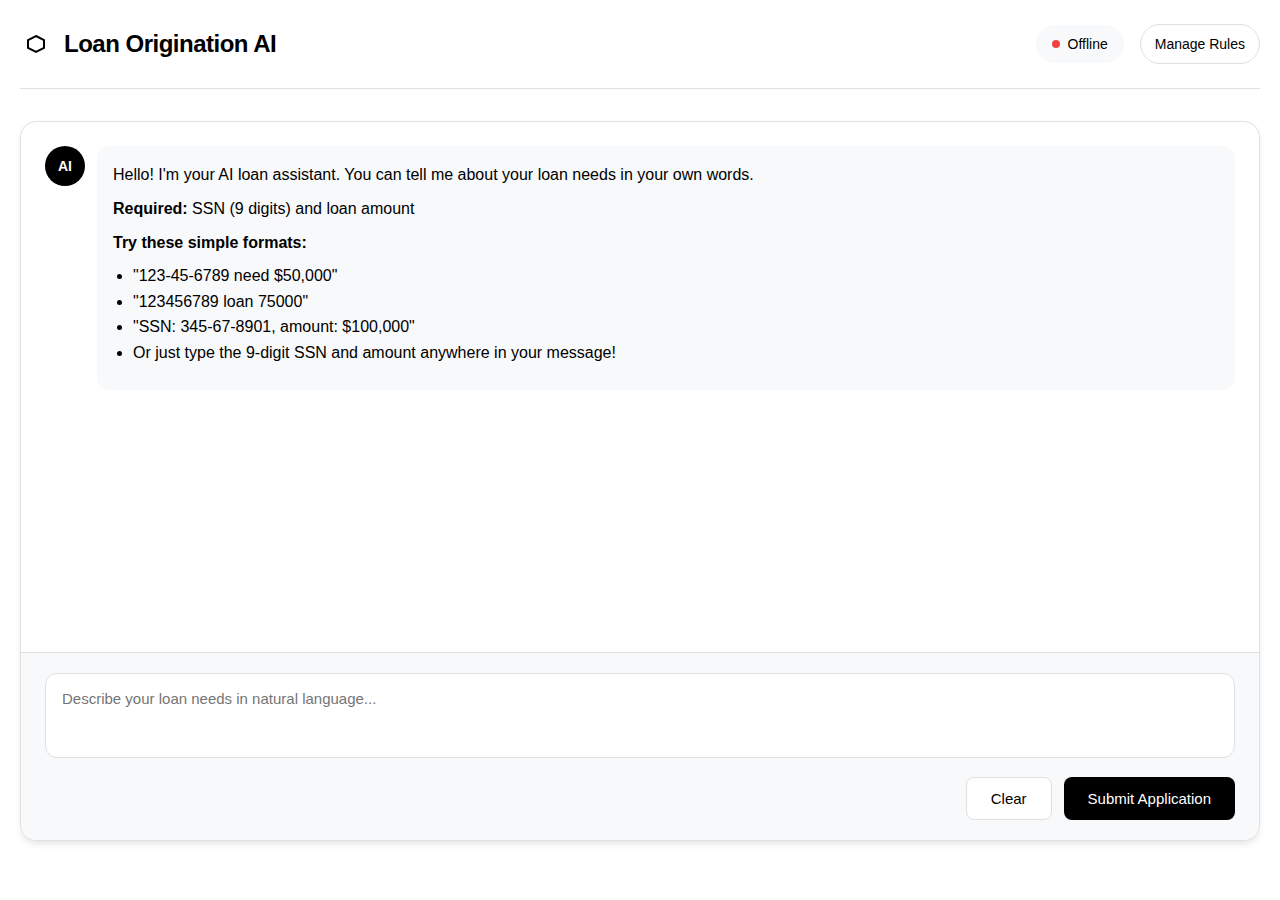
<file: web-ui/index.html>
<!DOCTYPE html>
<html lang="en">
<head>
    <meta charset="UTF-8">
    <meta name="viewport" content="width=device-width, initial-scale=1.0">
    <title>Loan Application - AI Assistant</title>
    <link rel="stylesheet" href="styles.css">
</head>
<body>
    <div class="container">
        <!-- Header -->
        <header class="header">
            <div class="logo">
                <svg width="32" height="32" viewBox="0 0 32 32" fill="none">
                    <rect width="32" height="32" rx="8" fill="white"/>
                    <path d="M16 8L24 12V20L16 24L8 20V12L16 8Z" stroke="black" stroke-width="2"/>
                </svg>
                <h1>Loan Origination AI</h1>
            </div>
            <div class="header-actions">
                <div class="status-indicator">
                    <span class="status-dot" id="statusDot"></span>
                    <span id="statusText">Ready</span>
                </div>
                <a href="admin.html" class="link-admin">Manage Rules</a>
            </div>
        </header>

        <!-- Main Content -->
        <main class="main-content">
            <!-- Chat Interface -->
            <div class="chat-container">
                <div class="chat-messages" id="chatMessages">
                    <div class="message assistant-message">
                        <div class="message-icon">AI</div>
                        <div class="message-content">
                            <p>Hello! I'm your AI loan assistant. You can tell me about your loan needs in your own words.</p>
                            <p><strong>Required:</strong> SSN (9 digits) and loan amount</p>
                            <p><strong>Try these simple formats:</strong></p>
                            <ul style="margin: 8px 0; padding-left: 20px;">
                                <li>"123-45-6789 need $50,000"</li>
                                <li>"123456789 loan 75000"</li>
                                <li>"SSN: 345-67-8901, amount: $100,000"</li>
                                <li>Or just type the 9-digit SSN and amount anywhere in your message!</li>
                            </ul>
                        </div>
                    </div>
                </div>

                <!-- Input Area -->
                <div class="chat-input-container">
                    <textarea 
                        id="chatInput" 
                        class="chat-input" 
                        placeholder="Describe your loan needs in natural language..."
                        rows="3"
                    ></textarea>
                    <div class="input-actions">
                        <button id="clearBtn" class="btn-secondary">Clear</button>
                        <button id="submitBtn" class="btn-primary">
                            <span id="submitText">Submit Application</span>
                            <span id="submitLoader" class="loader hidden"></span>
                        </button>
                    </div>
                </div>
            </div>

            <!-- Decision Result Panel -->
            <div class="result-panel" id="resultPanel" style="display: none; margin-top: 32px;">
                <div class="result-header">
                    <h2>Loan Decision</h2>
                    <button id="closeResultBtn" class="close-btn">×</button>
                </div>

                <div class="result-content">
                    <!-- Decision Status -->
                    <div class="decision-status" id="decisionStatus">
                        <div class="status-badge" id="statusBadge">PENDING</div>
                        <p class="status-message" id="statusMessage">Processing your application...</p>
                    </div>

                    <!-- Key Metrics -->
                    <div class="metrics-grid">
                        <div class="metric-card">
                            <label>Credit Score</label>
                            <div class="metric-value" id="creditScore">---</div>
                        </div>
                        <div class="metric-card">
                            <label>Loan Amount</label>
                            <div class="metric-value" id="loanAmount">---</div>
                        </div>
                        <div class="metric-card">
                            <label>Request ID</label>
                            <div class="metric-value small" id="requestId">---</div>
                        </div>
                    </div>

                    <!-- Decision Reasoning -->
                    <div class="reasoning-section" id="reasoningSection" style="display: none;">
                        <h3>Decision Details</h3>
                        <div class="reasoning-content" id="reasoningContent"></div>
                    </div>

                    <!-- Bureau Responses -->
                    <div class="bureau-section" id="bureauSection" style="display: none;">
                        <h3>Credit Bureau Reports</h3>
                        <div class="bureau-grid" id="bureauGrid"></div>
                    </div>

                    <!-- Actions -->
                    <div class="result-actions">
                        <button id="viewReasoningBtn" class="btn-secondary">View Full Reasoning</button>
                        <button id="newApplicationBtn" class="btn-primary">New Application</button>
                    </div>
                </div>
            </div>
        </main>
    </div>

    <script src="app.js"></script>
</body>
</html>
</file>
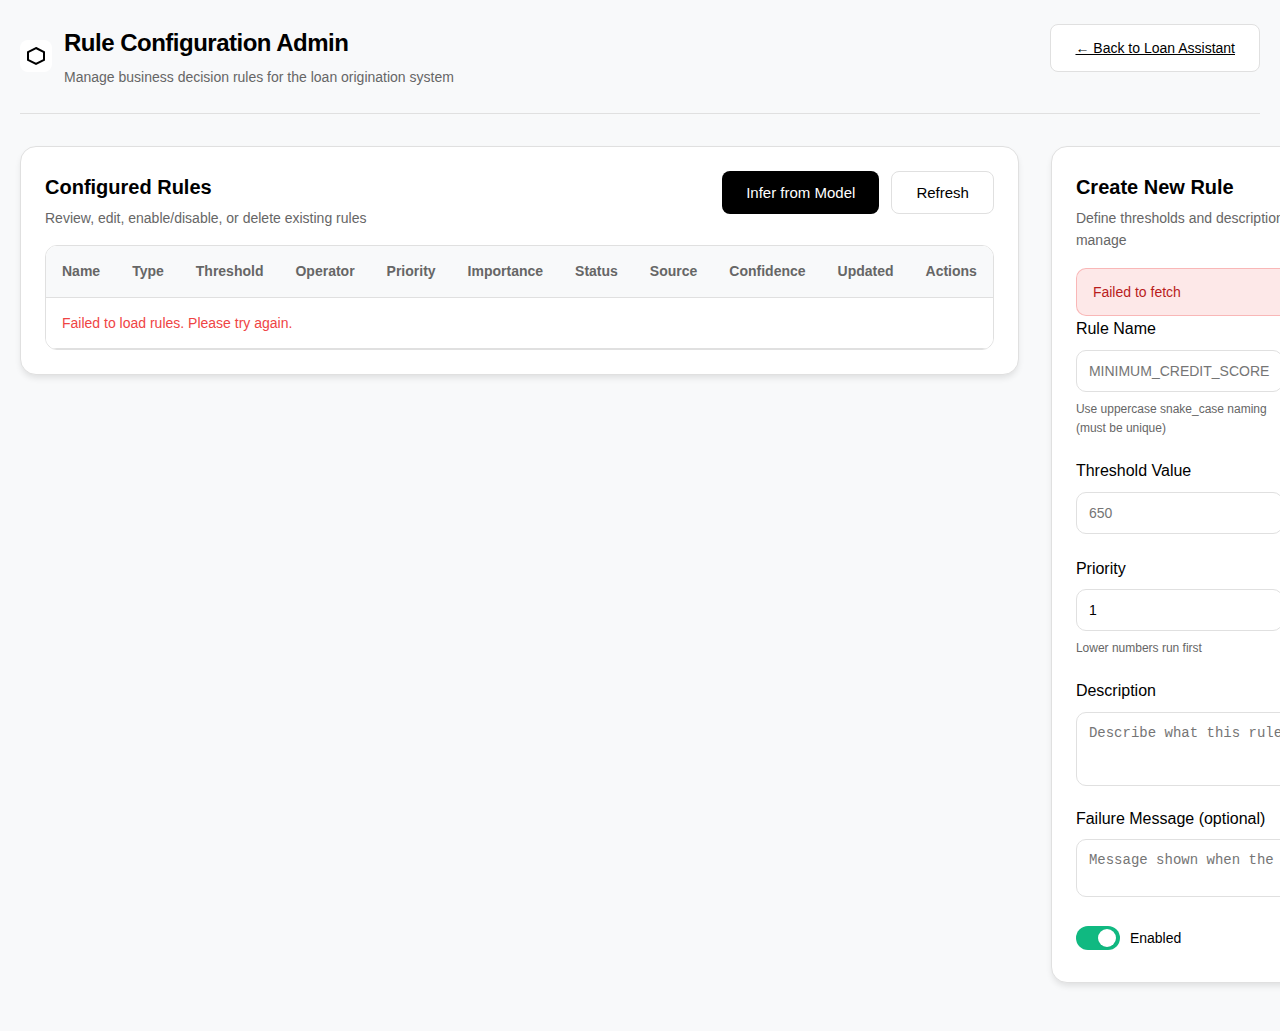
<file: web-ui/admin.html>
<!DOCTYPE html>
<html lang="en">
<head>
    <meta charset="UTF-8">
    <meta name="viewport" content="width=device-width, initial-scale=1.0">
    <title>Rule Configuration Admin</title>
    <link rel="stylesheet" href="styles.css">
</head>
<body class="admin-body">
    <div class="container admin-container">
        <header class="header admin-header">
            <div class="logo">
                <svg width="32" height="32" viewBox="0 0 32 32" fill="none">
                    <rect width="32" height="32" rx="8" fill="white" />
                    <path d="M16 8L24 12V20L16 24L8 20V12L16 8Z" stroke="black" stroke-width="2" />
                </svg>
                <div>
                    <h1>Rule Configuration Admin</h1>
                    <p class="subtitle">Manage business decision rules for the loan origination system</p>
                </div>
            </div>
            <nav class="admin-nav">
                <a href="index.html" class="btn-secondary">← Back to Loan Assistant</a>
            </nav>
        </header>

        <main class="admin-main">
            <section class="admin-card">
                <div class="card-header">
                    <div>
                        <h2>Configured Rules</h2>
                        <p class="card-subtitle">Review, edit, enable/disable, or delete existing rules</p>
                    </div>
                    <div class="card-actions">
                        <button id="inferRulesBtn" class="btn-primary">Infer from Model</button>
                        <button id="refreshRulesBtn" class="btn-secondary">Refresh</button>
                    </div>
                </div>

                <div class="table-wrapper">
                    <table class="rules-table">
                        <thead>
                            <tr>
                                <th>Name</th>
                                <th>Type</th>
                                <th>Threshold</th>
                                <th>Operator</th>
                                <th>Priority</th>
                                <th>Importance</th>
                                <th>Status</th>
                                <th>Source</th>
                                <th>Confidence</th>
                                <th>Updated</th>
                                <th>Actions</th>
                            </tr>
                        </thead>
                        <tbody id="rulesTableBody">
                            <tr>
                                <td colspan="11" class="empty-state">Loading rules...</td>
                            </tr>
                        </tbody>
                    </table>
                </div>
            </section>

            <section class="admin-card">
                <div class="card-header">
                    <div>
                        <h2 id="formTitle">Create New Rule</h2>
                        <p class="card-subtitle">Define thresholds and descriptions that business users can manage</p>
                    </div>
                </div>

                <div id="formAlert" class="alert" style="display: none;"></div>

                <form id="ruleForm" class="rule-form">
                    <input type="hidden" id="ruleId">

                    <div class="form-grid">
                        <div class="form-group">
                            <label for="ruleName">Rule Name</label>
                            <input type="text" id="ruleName" placeholder="MINIMUM_CREDIT_SCORE" required>
                            <small class="hint">Use uppercase snake_case naming (must be unique)</small>
                        </div>

                        <div class="form-group">
                            <label for="ruleType">Rule Type</label>
                            <select id="ruleType" required>
                                <option value="">Select a type</option>
                                <option value="CREDIT_SCORE">CREDIT_SCORE</option>
                                <option value="LOAN_AMOUNT">LOAN_AMOUNT</option>
                                <option value="BUREAU_RESPONSE">BUREAU_RESPONSE</option>
                                <option value="AGE_LIMIT">AGE_LIMIT</option>
                            </select>
                        </div>

                        <div class="form-group">
                            <label for="thresholdValue">Threshold Value</label>
                            <input type="number" step="0.01" id="thresholdValue" placeholder="650" required>
                        </div>

                        <div class="form-group">
                            <label for="operator">Operator</label>
                            <select id="operator" required>
                                <option value="">Select operator</option>
                                <option value=">=">&gt;=</option>
                                <option value="<=">&lt;=</option>
                                <option value="==">==</option>
                                <option value=">">&gt;</option>
                                <option value="<">&lt;</option>
                            </select>
                        </div>

                        <div class="form-group">
                            <label for="priority">Priority</label>
                            <input type="number" id="priority" min="1" placeholder="1" value="1" required>
                            <small class="hint">Lower numbers run first</small>
                        </div>

                        <div class="form-group">
                            <label for="importance">Importance</label>
                            <select id="importance" required>
                                <option value="CRITICAL">CRITICAL</option>
                                <option value="HIGH">HIGH</option>
                                <option value="MEDIUM">MEDIUM</option>
                                <option value="LOW">LOW</option>
                            </select>
                        </div>
                    </div>

                    <div class="form-group full-width">
                        <label for="description">Description</label>
                        <textarea id="description" rows="3" placeholder="Describe what this rule does..." required></textarea>
                    </div>

                    <div class="form-group full-width">
                        <label for="failureMessage">Failure Message (optional)</label>
                        <textarea id="failureMessage" rows="2" placeholder="Message shown when the rule fails"></textarea>
                    </div>

                    <div class="form-actions">
                        <div class="left-actions">
                            <label class="toggle">
                                <input type="checkbox" id="enabled" checked>
                                <span class="toggle-slider"></span>
                                <span class="toggle-label">Enabled</span>
                            </label>
                        </div>
                        <div class="right-actions">
                            <button type="button" id="cancelEditBtn" class="btn-secondary" style="display: none;">Cancel</button>
                            <button type="submit" class="btn-primary" id="submitBtn">Create Rule</button>
                        </div>
                    </div>
                </form>
            </section>
        </main>
    </div>

    <script src="admin.js"></script>
</body>
</html>
</file>
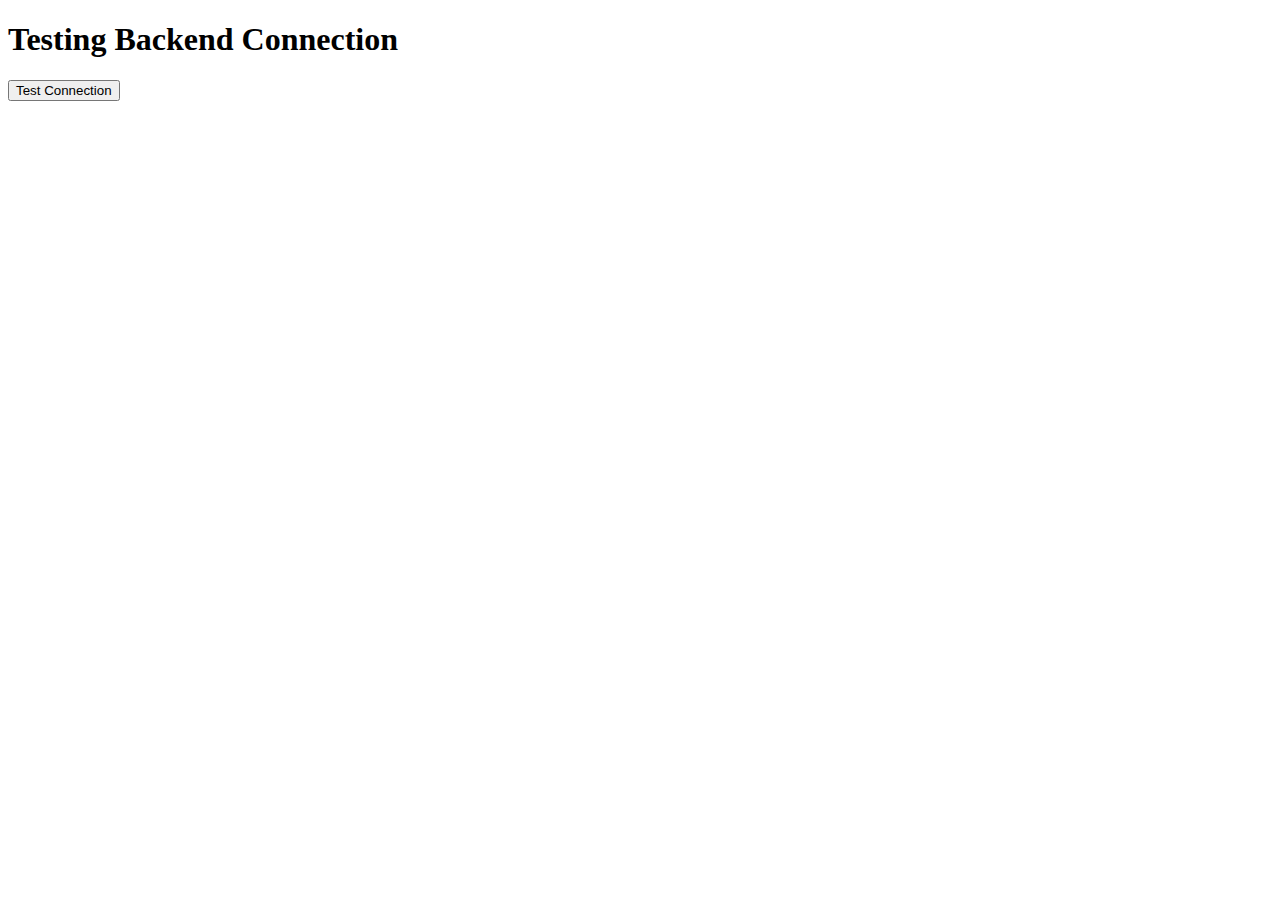
<file: web-ui/test.html>
<!DOCTYPE html>
<html>
<head><title>Connection Test</title></head>
<body>
<h1>Testing Backend Connection</h1>
<button onclick="testConnection()">Test Connection</button>
<pre id="result"></pre>
<script>
async function testConnection() {
    const result = document.getElementById('result');
    result.textContent = 'Testing...';
    
    try {
        const response = await fetch('http://localhost:8080/api/credit/check', {
            method: 'POST',
            headers: {
                'Content-Type': 'application/json',
                'Accept': 'application/json'
            },
            body: JSON.stringify({
                ssn: '123-45-6789',
                firstName: 'John',
                lastName: 'Doe',
                loanAmount: 50000,
                loanPurpose: 'Test',
                annualIncome: 80000,
                totalDebt: 10000,
                monthlyCashflow: 3500
            })
        });
        
        const data = await response.json();
        result.textContent = 'SUCCESS!\n\n' + JSON.stringify(data, null, 2);
    } catch (error) {
        result.textContent = 'ERROR: ' + error.message + '\n\nCheck browser console (F12) for details';
        console.error('Full error:', error);
    }
}
</script>
</body>
</html>
</file>
<file: web-ui/styles.css>
/* Root Variables */
:root {
    --color-bg: #ffffff;
    --color-bg-secondary: #f8f9fa;
    --color-text: #000000;
    --color-text-secondary: #666666;
    --color-border: #e0e0e0;
    --color-primary: #000000;
    --color-success: #10b981;
    --color-error: #ef4444;
    --color-warning: #f59e0b;
    --shadow-sm: 0 1px 2px 0 rgba(0, 0, 0, 0.05);
    --shadow-md: 0 4px 6px -1px rgba(0, 0, 0, 0.1);
    --shadow-lg: 0 10px 15px -3px rgba(0, 0, 0, 0.1);
    --transition: all 0.3s cubic-bezier(0.4, 0, 0.2, 1);
}

/* Reset */
* {
    margin: 0;
    padding: 0;
    box-sizing: border-box;
}

body {
    font-family: -apple-system, BlinkMacSystemFont, 'Segoe UI', Roboto, 'Helvetica Neue', Arial, sans-serif;
    background: var(--color-bg);
    color: var(--color-text);
    line-height: 1.6;
    -webkit-font-smoothing: antialiased;
    -moz-osx-font-smoothing: grayscale;
}

/* Container */
.container {
    max-width: 1400px;
    margin: 0 auto;
    padding: 0 20px;
    min-height: 100vh;
    display: flex;
    flex-direction: column;
}

/* Header */
.header {
    display: flex;
    justify-content: space-between;
    align-items: center;
    padding: 24px 0;
    border-bottom: 1px solid var(--color-border);
    margin-bottom: 32px;
}

.logo {
    display: flex;
    align-items: center;
    gap: 12px;
}

.logo h1 {
    font-size: 24px;
    font-weight: 600;
    letter-spacing: -0.5px;
}

.status-indicator {
    display: flex;
    align-items: center;
    gap: 8px;
    padding: 8px 16px;
    background: var(--color-bg-secondary);
    border-radius: 20px;
    font-size: 14px;
    font-weight: 500;
}

.status-dot {
    width: 8px;
    height: 8px;
    border-radius: 50%;
    background: var(--color-success);
    animation: pulse 2s infinite;
}

@keyframes pulse {
    0%, 100% { opacity: 1; }
    50% { opacity: 0.5; }
}

/* Main Content */
.main-content {
    flex: 1;
    display: flex;
    flex-direction: column;
    gap: 32px;
    padding-bottom: 32px;
}

/* Chat Container */
.chat-container {
    background: var(--color-bg);
    border: 1px solid var(--color-border);
    border-radius: 16px;
    box-shadow: var(--shadow-md);
    display: flex;
    flex-direction: column;
    height: calc(100vh - 180px);
    overflow: hidden;
}

.chat-messages {
    flex: 1;
    overflow-y: auto;
    padding: 24px;
    display: flex;
    flex-direction: column;
    gap: 16px;
}

/* Messages */
.message {
    display: flex;
    gap: 12px;
    animation: slideIn 0.3s ease-out;
}

@keyframes slideIn {
    from {
        opacity: 0;
        transform: translateY(10px);
    }
    to {
        opacity: 1;
        transform: translateY(0);
    }
}

.message-icon {
    width: 40px;
    height: 40px;
    border-radius: 50%;
    display: flex;
    align-items: center;
    justify-content: center;
    font-weight: 600;
    font-size: 14px;
    flex-shrink: 0;
}

.assistant-message .message-icon {
    background: var(--color-primary);
    color: var(--color-bg);
}

.user-message .message-icon {
    background: var(--color-bg-secondary);
    color: var(--color-text);
}

.message-content {
    flex: 1;
    padding: 16px;
    border-radius: 12px;
}

.assistant-message .message-content {
    background: var(--color-bg-secondary);
}

.user-message .message-content {
    background: var(--color-primary);
    color: var(--color-bg);
}

.message-content p {
    margin-bottom: 8px;
}

.message-content p:last-child {
    margin-bottom: 0;
}

/* Input Area */
.chat-input-container {
    border-top: 1px solid var(--color-border);
    padding: 20px 24px;
    background: var(--color-bg-secondary);
}

.chat-input {
    width: 100%;
    padding: 16px;
    border: 1px solid var(--color-border);
    border-radius: 12px;
    font-size: 15px;
    font-family: inherit;
    resize: none;
    margin-bottom: 12px;
    transition: var(--transition);
    background: var(--color-bg);
}

.chat-input:focus {
    outline: none;
    border-color: var(--color-primary);
    box-shadow: 0 0 0 3px rgba(0, 0, 0, 0.05);
}

.input-actions {
    display: flex;
    justify-content: flex-end;
    gap: 12px;
}

/* Buttons */
.btn-primary,
.btn-secondary {
    padding: 12px 24px;
    border: none;
    border-radius: 8px;
    font-size: 15px;
    font-weight: 500;
    cursor: pointer;
    transition: var(--transition);
    display: inline-flex;
    align-items: center;
    gap: 8px;
}

.btn-primary {
    background: var(--color-primary);
    color: var(--color-bg);
}

.btn-primary:hover {
    background: #333333;
    transform: translateY(-1px);
    box-shadow: var(--shadow-md);
}

.btn-primary:disabled {
    opacity: 0.5;
    cursor: not-allowed;
    transform: none;
}

.btn-secondary {
    background: var(--color-bg);
    color: var(--color-text);
    border: 1px solid var(--color-border);
}

.btn-secondary:hover {
    background: var(--color-bg-secondary);
}

/* Loader */
.loader {
    width: 16px;
    height: 16px;
    border: 2px solid var(--color-bg);
    border-top-color: transparent;
    border-radius: 50%;
    animation: spin 0.8s linear infinite;
}

@keyframes spin {
    to { transform: rotate(360deg); }
}

.hidden {
    display: none !important;
}

/* Result Panel */
.result-panel {
    background: var(--color-bg);
    border: 1px solid var(--color-border);
    border-radius: 16px;
    box-shadow: var(--shadow-lg);
    overflow: hidden;
    animation: slideUp 0.4s ease-out;
}

@keyframes slideUp {
    from {
        opacity: 0;
        transform: translateY(20px);
    }
    to {
        opacity: 1;
        transform: translateY(0);
    }
}

.result-header {
    display: flex;
    justify-content: space-between;
    align-items: center;
    padding: 24px;
    border-bottom: 1px solid var(--color-border);
}

.result-header h2 {
    font-size: 24px;
    font-weight: 600;
}

.close-btn {
    width: 32px;
    height: 32px;
    border: none;
    background: var(--color-bg-secondary);
    border-radius: 8px;
    font-size: 24px;
    cursor: pointer;
    display: flex;
    align-items: center;
    justify-content: center;
    transition: var(--transition);
}

.close-btn:hover {
    background: var(--color-border);
}

.result-content {
    padding: 24px;
}

/* Decision Status */
.decision-status {
    text-align: center;
    padding: 32px;
    margin-bottom: 32px;
}

.status-badge {
    display: inline-block;
    padding: 12px 24px;
    border-radius: 24px;
    font-weight: 600;
    font-size: 18px;
    margin-bottom: 16px;
    text-transform: uppercase;
    letter-spacing: 0.5px;
}

.status-badge.approved {
    background: rgba(16, 185, 129, 0.1);
    color: var(--color-success);
}

.status-badge.rejected {
    background: rgba(239, 68, 68, 0.1);
    color: var(--color-error);
}

.status-badge.pending {
    background: rgba(245, 158, 11, 0.1);
    color: var(--color-warning);
}

.status-message {
    font-size: 18px;
    color: var(--color-text-secondary);
}

/* Metrics Grid */
.metrics-grid {
    display: grid;
    grid-template-columns: repeat(auto-fit, minmax(200px, 1fr));
    gap: 16px;
    margin-bottom: 32px;
}

.metric-card {
    background: var(--color-bg-secondary);
    padding: 20px;
    border-radius: 12px;
    border: 1px solid var(--color-border);
}

.metric-card label {
    display: block;
    font-size: 13px;
    text-transform: uppercase;
    letter-spacing: 0.5px;
    color: var(--color-text-secondary);
    margin-bottom: 8px;
    font-weight: 500;
}

.metric-value {
    font-size: 24px;
    font-weight: 600;
    color: var(--color-text);
}

.metric-value.small {
    font-size: 14px;
    word-break: break-all;
}

/* Reasoning Section */
.reasoning-section,
.bureau-section {
    margin-bottom: 32px;
}

.reasoning-section h3,
.bureau-section h3 {
    font-size: 18px;
    font-weight: 600;
    margin-bottom: 16px;
}

.reasoning-content {
    background: var(--color-bg-secondary);
    padding: 20px;
    border-radius: 12px;
    border: 1px solid var(--color-border);
}

.rule-evaluation {
    padding: 16px;
    margin-bottom: 12px;
    border-radius: 8px;
    border: 1px solid var(--color-border);
    background: var(--color-bg);
}

.rule-evaluation:last-child {
    margin-bottom: 0;
}

.rule-evaluation.passed {
    border-left: 4px solid var(--color-success);
}

.rule-evaluation.failed {
    border-left: 4px solid var(--color-error);
}

.rule-header {
    display: flex;
    justify-content: space-between;
    align-items: start;
    margin-bottom: 8px;
}

.rule-name {
    font-weight: 600;
    font-size: 15px;
}

.rule-status {
    padding: 4px 12px;
    border-radius: 12px;
    font-size: 12px;
    font-weight: 600;
    text-transform: uppercase;
}

.rule-status.passed {
    background: rgba(16, 185, 129, 0.1);
    color: var(--color-success);
}

.rule-status.failed {
    background: rgba(239, 68, 68, 0.1);
    color: var(--color-error);
}

.rule-description {
    color: var(--color-text-secondary);
    font-size: 14px;
    margin-bottom: 8px;
}

.rule-details {
    font-size: 13px;
    color: var(--color-text);
}

/* Bureau Grid */
.bureau-grid {
    display: grid;
    grid-template-columns: repeat(auto-fit, minmax(250px, 1fr));
    gap: 16px;
}

.bureau-card {
    background: var(--color-bg-secondary);
    padding: 20px;
    border-radius: 12px;
    border: 1px solid var(--color-border);
}

.bureau-header {
    display: flex;
    justify-content: space-between;
    align-items: center;
    margin-bottom: 16px;
}

.bureau-name {
    font-weight: 600;
    font-size: 16px;
}

.bureau-status {
    padding: 4px 12px;
    border-radius: 12px;
    font-size: 12px;
    font-weight: 600;
}

.bureau-status.success {
    background: rgba(16, 185, 129, 0.1);
    color: var(--color-success);
}

.bureau-status.failed {
    background: rgba(239, 68, 68, 0.1);
    color: var(--color-error);
}

.bureau-score {
    font-size: 32px;
    font-weight: 600;
    margin-bottom: 8px;
}

.bureau-timestamp {
    font-size: 12px;
    color: var(--color-text-secondary);
}

/* Result Actions */
.result-actions {
    display: flex;
    gap: 12px;
    justify-content: flex-end;
}

/* Responsive */
@media (max-width: 768px) {
    .main-content {
        grid-template-columns: 1fr;
    }

    .metrics-grid {
        grid-template-columns: 1fr;
    }

    .bureau-grid {
        grid-template-columns: 1fr;
    }

    .chat-container {
        height: calc(100vh - 200px);
    }

    .input-actions {
        flex-direction: column;
    }

    .btn-primary,
    .btn-secondary {
        width: 100%;
        justify-content: center;
    }
}

/* Scrollbar Styling */
.chat-messages::-webkit-scrollbar {
    width: 8px;
}

.chat-messages::-webkit-scrollbar-track {
    background: var(--color-bg-secondary);
}

.chat-messages::-webkit-scrollbar-thumb {
    background: var(--color-border);
    border-radius: 4px;
}

.chat-messages::-webkit-scrollbar-thumb:hover {
    background: var(--color-text-secondary);
}


/* Admin Page Overrides */
.admin-body {
    background: var(--color-bg-secondary);
}

.admin-container {
    padding-bottom: 48px;
}

.admin-header {
    align-items: flex-start;
}

.admin-header .subtitle {
    font-size: 14px;
    color: var(--color-text-secondary);
    margin-top: 4px;
}

.admin-nav .btn-secondary {
    font-size: 14px;
}

.admin-main {
    display: grid;
    grid-template-columns: 2fr 1fr;
    gap: 32px;
    align-items: start;
}

@media (max-width: 1100px) {
    .admin-main {
        grid-template-columns: 1fr;
    }
}

.admin-card {
    background: var(--color-bg);
    border: 1px solid var(--color-border);
    border-radius: 16px;
    box-shadow: var(--shadow-md);
    padding: 24px;
}

.card-header {
    display: flex;
    justify-content: space-between;
    align-items: flex-start;
    gap: 16px;
    margin-bottom: 16px;
}

.card-header h2 {
    font-size: 20px;
    font-weight: 600;
}

.card-subtitle {
    font-size: 14px;
    color: var(--color-text-secondary);
    margin-top: 4px;
}

.card-actions {
    display: flex;
    gap: 12px;
}

.table-wrapper {
    border: 1px solid var(--color-border);
    border-radius: 12px;
    overflow: hidden;
    max-height: 70vh;
    overflow-y: auto;
}

.rules-table {
    width: 100%;
    border-collapse: collapse;
    background: var(--color-bg);
}

.rules-table thead {
    background: var(--color-bg-secondary);
    position: sticky;
    top: 0;
    z-index: 1;
}

.rules-table th,
.rules-table td {
    padding: 14px 16px;
    border-bottom: 1px solid var(--color-border);
    font-size: 14px;
    text-align: left;
    vertical-align: top;
}

.rules-table th {
    font-weight: 600;
    color: var(--color-text-secondary);
}

.rules-table tr:hover {
    background: rgba(0, 0, 0, 0.02);
}

.rule-name {
    font-weight: 600;
}

.rule-description {
    color: var(--color-text-secondary);
    font-size: 13px;
    margin-top: 4px;
}

.empty-state {
    text-align: center;
    padding: 32px 16px;
    color: var(--color-text-secondary);
}

.empty-state.error {
    color: var(--color-error);
}

.badge {
    display: inline-flex;
    padding: 4px 8px;
    border-radius: 999px;
    background: var(--color-bg-secondary);
    font-size: 12px;
    font-weight: 500;
}

.importance {
    display: inline-flex;
    align-items: center;
    gap: 6px;
    padding: 4px 10px;
    border-radius: 999px;
    font-size: 12px;
    font-weight: 600;
    text-transform: uppercase;
}

.importance::before {
    content: '';
    width: 8px;
    height: 8px;
    border-radius: 50%;
}

.importance.critical {
    background: rgba(239, 68, 68, 0.1);
    color: #b91c1c;
}

.importance.critical::before {
    background: #ef4444;
}

.importance.high {
    background: rgba(249, 115, 22, 0.1);
    color: #c2410c;
}

.importance.high::before {
    background: #f97316;
}

.importance.medium {
    background: rgba(234, 179, 8, 0.1);
    color: #a16207;
}

.importance.medium::before {
    background: #eab308;
}

.importance.low {
    background: rgba(59, 130, 246, 0.1);
    color: #1d4ed8;
}

.importance.low::before {
    background: #3b82f6;
}

.status-toggle {
    border: none;
    border-radius: 999px;
    padding: 6px 12px;
    font-size: 12px;
    font-weight: 600;
    cursor: pointer;
    transition: var(--transition);
}

.status-toggle.enabled {
    background: rgba(16, 185, 129, 0.15);
    color: #047857;
}

.status-toggle.disabled {
    background: rgba(239, 68, 68, 0.15);
    color: #b91c1c;
}

.status-toggle:hover {
    transform: translateY(-1px);
}

.timestamp {
    font-size: 12px;
    color: var(--color-text-secondary);
}

.actions {
    display: flex;
    gap: 8px;
}

.action-btn {
    border: none;
    background: var(--color-bg-secondary);
    color: var(--color-text);
    padding: 6px 12px;
    border-radius: 8px;
    font-size: 12px;
    cursor: pointer;
    transition: var(--transition);
}

.action-btn:hover {
    background: rgba(0, 0, 0, 0.08);
}

.action-btn.danger {
    color: #b91c1c;
}

.rule-form {
    display: flex;
    flex-direction: column;
    gap: 20px;
}

.form-grid {
    display: grid;
    grid-template-columns: repeat(2, 1fr);
    gap: 20px;
}

@media (max-width: 768px) {
    .form-grid {
        grid-template-columns: 1fr;
    }
}

.form-group {
    display: flex;
    flex-direction: column;
    gap: 8px;
}

.form-group label {
    font-weight: 500;
}

.form-group input,
.form-group select,
.form-group textarea {
    padding: 12px;
    border: 1px solid var(--color-border);
    border-radius: 10px;
    background: var(--color-bg);
    font-size: 14px;
    transition: var(--transition);
}

.form-group input:focus,
.form-group select:focus,
.form-group textarea:focus {
    outline: none;
    border-color: var(--color-primary);
    box-shadow: 0 0 0 3px rgba(0, 0, 0, 0.1);
}

.form-group textarea {
    resize: vertical;
}

.form-group .hint {
    font-size: 12px;
    color: var(--color-text-secondary);
}

.full-width {
    grid-column: 1 / -1;
}

.form-actions {
    display: flex;
    justify-content: space-between;
    align-items: center;
    gap: 16px;
    flex-wrap: wrap;
}

.left-actions {
    display: flex;
    align-items: center;
    gap: 12px;
}

.right-actions {
    display: flex;
    gap: 12px;
}

.toggle {
    position: relative;
    display: inline-flex;
    align-items: center;
    cursor: pointer;
    gap: 10px;
}

.toggle input {
    display: none;
}

.toggle-slider {
    position: relative;
    width: 44px;
    height: 24px;
    background: var(--color-border);
    border-radius: 999px;
    transition: var(--transition);
}

.toggle-slider::after {
    content: '';
    position: absolute;
    top: 3px;
    left: 4px;
    width: 18px;
    height: 18px;
    background: var(--color-bg);
    border-radius: 50%;
    transition: var(--transition);
    box-shadow: var(--shadow-sm);
}

.toggle input:checked + .toggle-slider {
    background: var(--color-success);
}

.toggle input:checked + .toggle-slider::after {
    transform: translateX(18px);
}

.toggle-label {
    font-size: 14px;
    font-weight: 500;
}

.alert {
    padding: 12px 16px;
    border-radius: 10px;
    font-size: 14px;
    border: 1px solid transparent;
}

.alert-success {
    background: rgba(16, 185, 129, 0.12);
    border-color: rgba(16, 185, 129, 0.3);
    color: #047857;
}

.alert-error {
    background: rgba(239, 68, 68, 0.12);
    border-color: rgba(239, 68, 68, 0.3);
    color: #b91c1c;
}

.alert-info {
    background: rgba(37, 99, 235, 0.12);
    border-color: rgba(37, 99, 235, 0.3);
    color: #1d4ed8;
}

.header-actions {
    display: flex;
    align-items: center;
    gap: 16px;
}

.link-admin {
    font-size: 14px;
    font-weight: 500;
    color: var(--color-primary);
    text-decoration: none;
    border: 1px solid var(--color-border);
    padding: 8px 14px;
    border-radius: 999px;
    transition: var(--transition);
}

.link-admin:hover {
    background: var(--color-primary);
    color: var(--color-bg);
}
</file>
